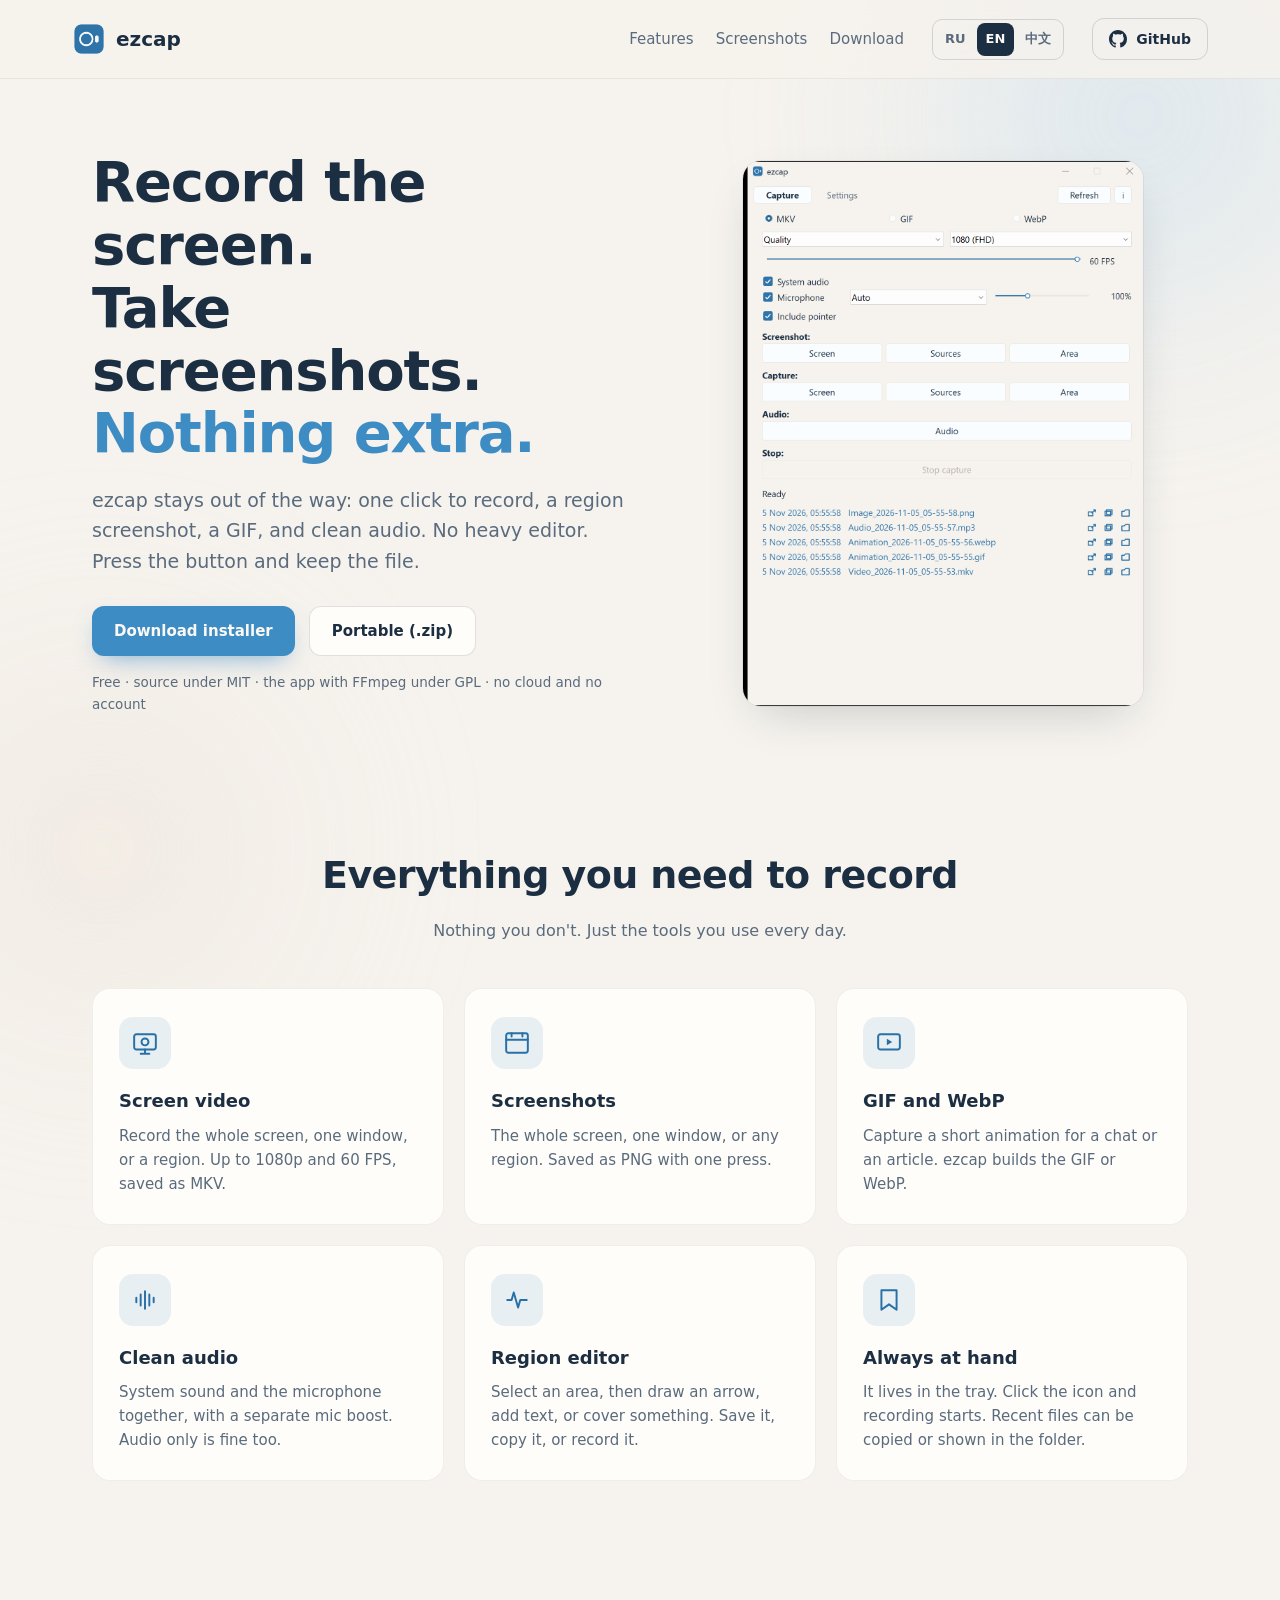
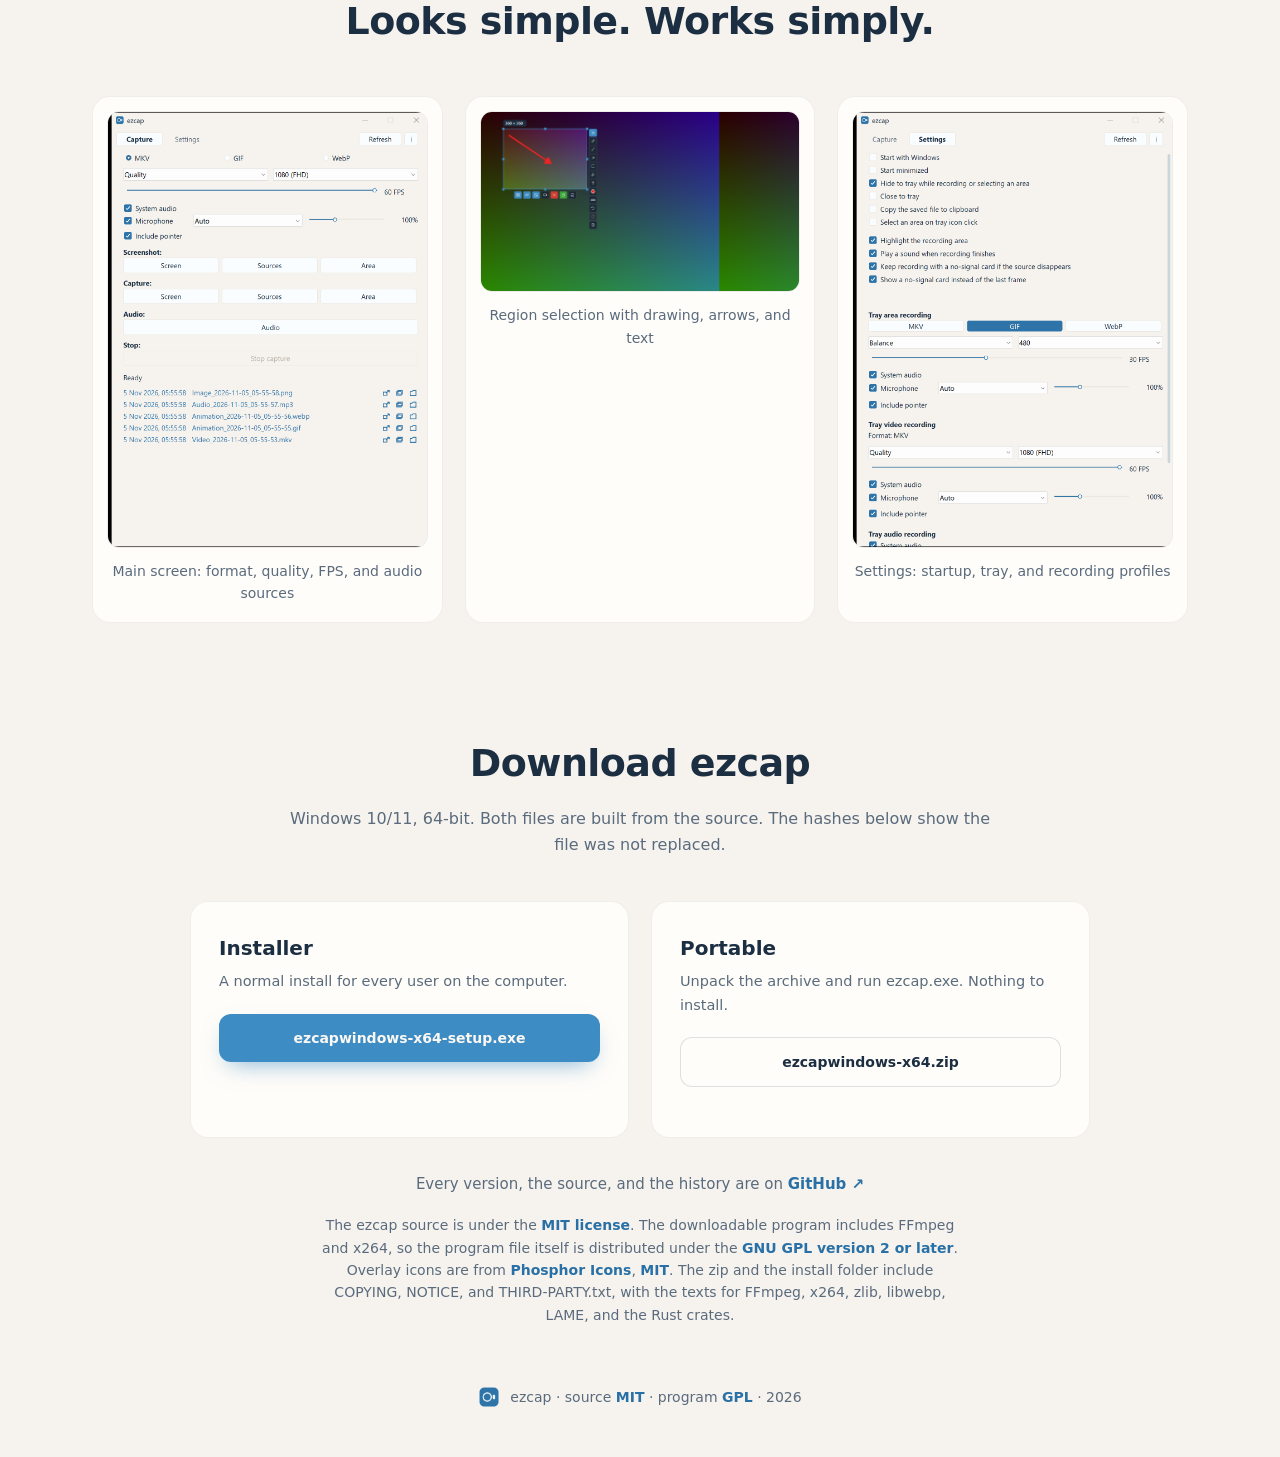
<file: site/index.html>
<!DOCTYPE html>
<html lang="ru" data-size-unit="МБ">
<head>
  <meta charset="UTF-8">
  <meta name="viewport" content="width=device-width, initial-scale=1.0">
  <title>ezcap — запись экрана и скриншоты для Windows</title>
  <meta name="description" content="ezcap записывает экран, окно или область, делает скриншоты и короткие GIF. Бесплатная программа для Windows 10 и 11, без аккаунта.">
  <meta name="robots" content="index, follow">
  <meta name="theme-color" content="#3e8cc4">
  <link rel="canonical" href="https://machine202502.github.io/ezcap/">
  <link rel="alternate" hreflang="ru" href="https://machine202502.github.io/ezcap/">
  <link rel="alternate" hreflang="en" href="https://machine202502.github.io/ezcap/en/">
  <link rel="alternate" hreflang="zh" href="https://machine202502.github.io/ezcap/zh/">
  <link rel="alternate" hreflang="x-default" href="https://machine202502.github.io/ezcap/en/">
  <meta property="og:type" content="website">
  <meta property="og:site_name" content="ezcap">
  <meta property="og:locale" content="ru_RU">
  <meta property="og:locale:alternate" content="en_US">
  <meta property="og:locale:alternate" content="zh_CN">
  <meta property="og:title" content="ezcap — запись экрана и скриншоты для Windows">
  <meta property="og:description" content="Запись экрана, окна или области, скриншоты и короткие GIF. Бесплатно для Windows 10 и 11.">
  <meta property="og:url" content="https://machine202502.github.io/ezcap/">
  <meta property="og:image" content="https://machine202502.github.io/ezcap/assets/icon.png">
  <meta name="twitter:card" content="summary">
  <meta name="twitter:title" content="ezcap — запись экрана и скриншоты для Windows">
  <meta name="twitter:description" content="Запись экрана, окна или области, скриншоты и короткие GIF. Бесплатно для Windows 10 и 11.">
  <meta name="twitter:image" content="https://machine202502.github.io/ezcap/assets/icon.png">
  <script type="application/ld+json">
  {
    "@context": "https://schema.org",
    "@type": "SoftwareApplication",
    "name": "ezcap",
    "applicationCategory": "MultimediaApplication",
    "operatingSystem": "Windows 10, Windows 11",
    "inLanguage": "ru",
    "url": "https://machine202502.github.io/ezcap/",
    "downloadUrl": "https://github.com/machine202502/ezcap/releases/latest",
    "description": "Запись экрана, окна или области, скриншоты и короткие GIF для Windows.",
    "offers": { "@type": "Offer", "price": "0", "priceCurrency": "USD" }
  }
  </script>
  <link rel="icon" type="image/png" href="assets/icon.png">
  <link rel="stylesheet" href="styles.css">
  <script>
    (function () {
      var chosen = null;
      try { chosen = localStorage.getItem("ezcap-lang"); } catch (e) {}
      var codes = ["ru", "en", "zh"];
      var here = document.documentElement.lang.slice(0, 2);
      var base = here === "ru" ? "" : "../";
      var want = codes.indexOf(chosen) >= 0 ? chosen : null;
      if (!want) {
        var langs = navigator.languages || [navigator.language || "en"];
        for (var i = 0; i < langs.length && !want; i++) {
          var tag = String(langs[i]).toLowerCase();
          for (var j = 0; j < codes.length; j++) {
            if (tag.indexOf(codes[j]) === 0) { want = codes[j]; break; }
          }
        }
        if (!want) { want = "en"; }
      }
      var bot = /bot|crawl|spider|slurp|facebookexternalhit|preview/i.test(navigator.userAgent);
      if (!bot && want !== here) { location.replace(base + (want === "ru" ? "" : want + "/")); }
    })();
  </script>
</head>
<body>

  <div class="blob blob-a" aria-hidden="true"></div>
  <div class="blob blob-b" aria-hidden="true"></div>

  <header class="nav">
    <a class="brand" href="#top">
      <img src="assets/icon.png" alt="ezcap" width="34" height="34">
      <span>ezcap</span>
    </a>
    <nav class="nav-links">
      <a href="#features">Возможности</a>
      <a href="#screens">Скриншоты</a>
      <a href="#download">Скачать</a>
    </nav>
    <nav class="langs" aria-label="Язык">
      <a href="./" hreflang="ru" lang="ru" data-lang-set="ru" aria-current="true">RU</a>
      <a href="en/" hreflang="en" lang="en" data-lang-set="en">EN</a>
    
      <a href="zh/" hreflang="zh" lang="zh" data-lang-set="zh">中文</a>
    </nav>
    <a class="btn btn-ghost" href="https://github.com/machine202502/ezcap" target="_blank" rel="noopener">
      <svg viewBox="0 0 16 16" width="18" height="18" fill="currentColor" aria-hidden="true"><path d="M8 0C3.58 0 0 3.58 0 8c0 3.54 2.29 6.53 5.47 7.59.4.07.55-.17.55-.38 0-.19-.01-.82-.01-1.49-2.01.37-2.53-.49-2.69-.94-.09-.23-.48-.94-.82-1.13-.28-.15-.68-.52-.01-.53.63-.01 1.08.58 1.23.82.72 1.21 1.87.87 2.33.66.07-.52.28-.87.51-1.07-1.78-.2-3.64-.89-3.64-3.95 0-.87.31-1.59.82-2.15-.08-.2-.36-1.02.08-2.12 0 0 .67-.21 2.2.82.64-.18 1.32-.27 2-.27s1.36.09 2 .27c1.53-1.04 2.2-.82 2.2-.82.44 1.1.16 1.92.08 2.12.51.56.82 1.27.82 2.15 0 3.07-1.87 3.75-3.65 3.95.29.25.54.73.54 1.48 0 1.07-.01 1.93-.01 2.2 0 .21.15.46.55.38A8.01 8.01 0 0 0 16 8c0-4.42-3.58-8-8-8Z"/></svg>
      GitHub
    </a>
  </header>

  <main id="top">

    <!-- Hero -->
    <section class="hero">
      <div class="hero-text reveal">
        <span class="pill" data-version>версия @@VERSION@@ · Windows 10/11, 64 бит</span>
        <h1>Записывай экран.<br>Делай скриншоты.<br><span class="accent">Без лишнего.</span></h1>
        <p class="lead">
          ezcap — маленькая утилита, которая всегда под рукой: запись видео в один клик,
          скриншоты области экрана, GIF-анимации и чистый звук. Никаких тяжёлых редакторов —
          нажал кнопку, получил файл.
        </p>
        <div class="hero-actions">
          <a class="btn btn-primary" href="https://github.com/machine202502/ezcap/releases/latest/download/ezcap-@@VERSION@@-windows-x64-setup.exe" data-dl-setup>
            Скачать установщик
          </a>
          <a class="btn btn-secondary" href="https://github.com/machine202502/ezcap/releases/latest/download/ezcap-@@VERSION@@-windows-x64.zip" data-dl-zip>
            Portable (.zip)
          </a>
        </div>
        <p class="hint">Бесплатно · исходный код под MIT · программа с FFmpeg под GPL · без облаков и аккаунтов</p>
      </div>
      <div class="hero-shot reveal">
        <img src="assets/main-ru.png" alt="Главное окно ezcap" width="1144" height="1560">
      </div>
    </section>

    <!-- Features -->
    <section id="features" class="section">
      <h2 class="reveal">Всё, что нужно для записи</h2>
      <p class="section-sub reveal">Ничего лишнего — только то, чем вы пользуетесь каждый день.</p>
      <div class="cards">
        <article class="card reveal">
          <div class="card-icon">
            <svg viewBox="0 0 24 24" width="26" height="26" fill="none" stroke="currentColor" stroke-width="1.8" stroke-linecap="round" stroke-linejoin="round"><rect x="2" y="4" width="20" height="14" rx="2"/><path d="M8 22h8M12 18v4"/><circle cx="12" cy="11" r="3.2"/></svg>
          </div>
          <h3>Видео с экрана</h3>
          <p>Запись всего экрана, окна или выбранной области. Качество до 1080p и 60 FPS, формат MKV.</p>
        </article>
        <article class="card reveal">
          <div class="card-icon">
            <svg viewBox="0 0 24 24" width="26" height="26" fill="none" stroke="currentColor" stroke-width="1.8" stroke-linecap="round" stroke-linejoin="round"><rect x="2" y="3" width="20" height="18" rx="2"/><path d="M2 9h20M7 3v3M17 3v3"/></svg>
          </div>
          <h3>Скриншоты</h3>
          <p>Весь экран, конкретное окно или произвольная область. Сохраняется в PNG одним нажатием.</p>
        </article>
        <article class="card reveal">
          <div class="card-icon">
            <svg viewBox="0 0 24 24" width="26" height="26" fill="none" stroke="currentColor" stroke-width="1.8" stroke-linecap="round" stroke-linejoin="round"><rect x="2" y="4" width="20" height="14" rx="2"/><path d="m10 8 5 3-5 3V8Z" fill="currentColor" stroke="none"/></svg>
          </div>
          <h3>GIF и WebP</h3>
          <p>Снимите короткую анимацию для мессенджера или статьи — ezcap сам соберёт её в GIF или WebP.</p>
        </article>
        <article class="card reveal">
          <div class="card-icon">
          <svg viewBox="0 0 24 24" width="26" height="26" fill="none" stroke="currentColor" stroke-width="1.8" stroke-linecap="round" stroke-linejoin="round"><path d="M4 10v4M8 7v10M12 4v16M16 7v10M20 10v4"/></svg>
          </div>
          <h3>Чистый звук</h3>
          <p>Системный звук и микрофон одновременно, с отдельным усилением микрофона. Или только аудио — тоже можно.</p>
        </article>
        <article class="card reveal">
          <div class="card-icon">
            <svg viewBox="0 0 24 24" width="26" height="26" fill="none" stroke="currentColor" stroke-width="1.8" stroke-linecap="round" stroke-linejoin="round"><path d="M3 12h4l2-7 4 14 2-7h6"/></svg>
          </div>
          <h3>Редактор области</h3>
          <p>Выделили область — можно сразу нарисовать стрелку, пометить текстом или замазать лишнее. Потом: сохранить, скопировать или записать.</p>
        </article>
        <article class="card reveal">
          <div class="card-icon">
            <svg viewBox="0 0 24 24" width="26" height="26" fill="none" stroke="currentColor" stroke-width="1.8" stroke-linecap="round" stroke-linejoin="round"><path d="M5 3h14v18l-7-5-7 5V3Z"/></svg>
          </div>
          <h3>Всегда под рукой</h3>
          <p>Живёт в трее: клик по значку — и запись пошла. История последних файлов с кнопками «скопировать» и «показать в папке».</p>
        </article>
      </div>
    </section>

    <!-- Screens -->
    <section id="screens" class="section">
      <h2 class="reveal">Выглядит просто. Работает просто.</h2>
      <div class="shots">
        <figure class="shot reveal">
          <img src="assets/main-ru.png" alt="Окно захвата" loading="lazy">
          <figcaption>Главный экран: формат, качество, FPS и источники звука</figcaption>
        </figure>
        <figure class="shot reveal">
          <img src="assets/region.png" alt="Выбор области с аннотациями" loading="lazy">
          <figcaption>Выбор области с рисованием, стрелками и текстом</figcaption>
        </figure>
        <figure class="shot reveal">
          <img src="assets/settings-ru.png" alt="Настройки" loading="lazy">
          <figcaption>Настройки: автозапуск, трей и профили записи</figcaption>
        </figure>
      </div>
    </section>

    <!-- Download -->
    <section id="download" class="section">
      <h2 class="reveal">Скачать ezcap</h2>
      <p class="section-sub reveal">Windows 10/11, 64 бит. Оба варианта собираются автоматически из исходников — хэши ниже позволяют проверить, что файл не подменили.</p>
      <div class="dl-grid">
        <article class="dl-card reveal">
          <h3>Установщик</h3>
          <p class="dl-desc">Классическая установка для всех пользователей системы.</p>
          <a class="btn btn-primary wide" href="https://github.com/machine202502/ezcap/releases/latest/download/ezcap-@@VERSION@@-windows-x64-setup.exe" data-dl-setup data-fallback="Скачать установщик · Windows x64">
            ezcap<span data-version>-@@VERSION@@-</span>windows-x64-setup.exe
          </a>
          <dl class="meta">
            <div><dt>Размер</dt><dd data-size-setup>@@SIZE_SETUP@@ МБ</dd></div>
            <div>
              <dt>SHA-256</dt>
              <dd class="hash"><code data-hash-setup>@@HASH_SETUP@@</code>
                <button class="copy" data-copy="setup" title="Скопировать хэш">
                  <svg viewBox="0 0 24 24" width="15" height="15" fill="none" stroke="currentColor" stroke-width="2" stroke-linecap="round" stroke-linejoin="round"><rect x="9" y="9" width="12" height="12" rx="2"/><path d="M5 15V5a2 2 0 0 1 2-2h10"/></svg>
                </button>
              </dd>
            </div>
          </dl>
        </article>
        <article class="dl-card reveal">
          <h3>Portable</h3>
          <p class="dl-desc">Распакуйте архив и запустите ezcap.exe — установка не нужна.</p>
          <a class="btn btn-secondary wide" href="https://github.com/machine202502/ezcap/releases/latest/download/ezcap-@@VERSION@@-windows-x64.zip" data-dl-zip data-fallback="Скачать portable-архив (.zip)">
            ezcap<span data-version>-@@VERSION@@-</span>windows-x64.zip
          </a>
          <dl class="meta">
            <div><dt>Размер</dt><dd data-size-zip>@@SIZE_ZIP@@ МБ</dd></div>
            <div>
              <dt>SHA-256</dt>
              <dd class="hash"><code data-hash-zip>@@HASH_ZIP@@</code>
                <button class="copy" data-copy="zip" title="Скопировать хэш">
                  <svg viewBox="0 0 24 24" width="15" height="15" fill="none" stroke="currentColor" stroke-width="2" stroke-linecap="round" stroke-linejoin="round"><rect x="9" y="9" width="12" height="12" rx="2"/><path d="M5 15V5a2 2 0 0 1 2-2h10"/></svg>
                </button>
              </dd>
            </div>
          </dl>
        </article>
      </div>
      <p class="reveal gh-note">
        Все версии, исходники и история изменений — на
        <a href="https://github.com/machine202502/ezcap" target="_blank" rel="noopener">GitHub ↗</a>
      </p>
      <p class="reveal license-note">
        Исходный код ezcap — лицензия
        <a href="https://github.com/machine202502/ezcap/blob/master/LICENSE">MIT</a>.
        Скачиваемая программа включает FFmpeg и x264, поэтому сам файл программы
        распространяется по
        <a href="https://www.gnu.org/licenses/old-licenses/gpl-2.0.html">GNU GPL версии 2 или новее</a>.
        Иконки оверлея — <a href="https://phosphoricons.com">Phosphor Icons</a>,
        <a href="https://github.com/machine202502/ezcap/blob/master/assets/Phosphor.LICENSE">MIT</a>.
        В архиве и в папке установки лежат COPYING, NOTICE и THIRD-PARTY.txt:
        там тексты для FFmpeg, x264, zlib, libwebp, LAME и крейтов Rust.
      </p>
    </section>

  </main>

  <footer class="footer">
    <img src="assets/icon.png" alt="" width="22" height="22">
    <span>ezcap · исходники <a href="https://github.com/machine202502/ezcap/blob/master/LICENSE">MIT</a> · программа <a href="https://github.com/machine202502/ezcap/blob/master/COPYING">GPL</a> · <span data-year></span></span>
  </footer>

  <script src="app.js"></script>
</body>
</html>
</file>
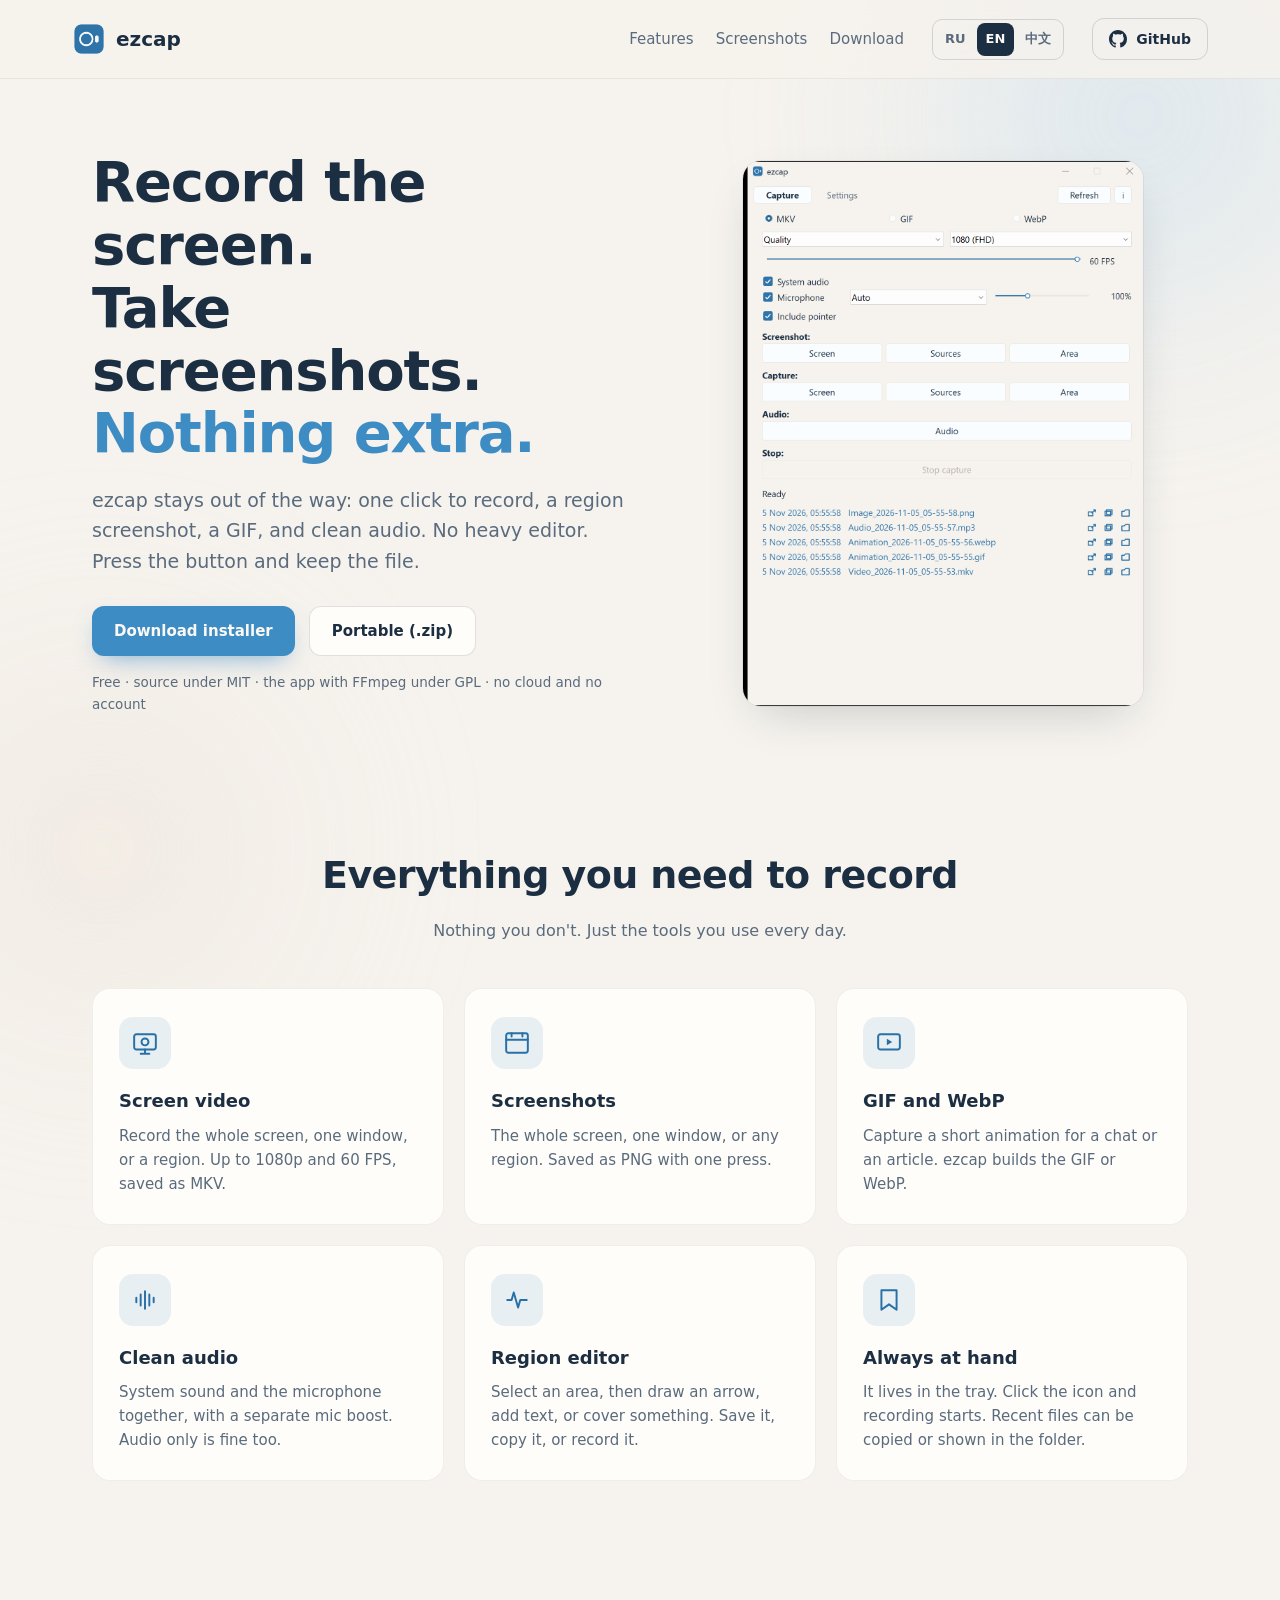
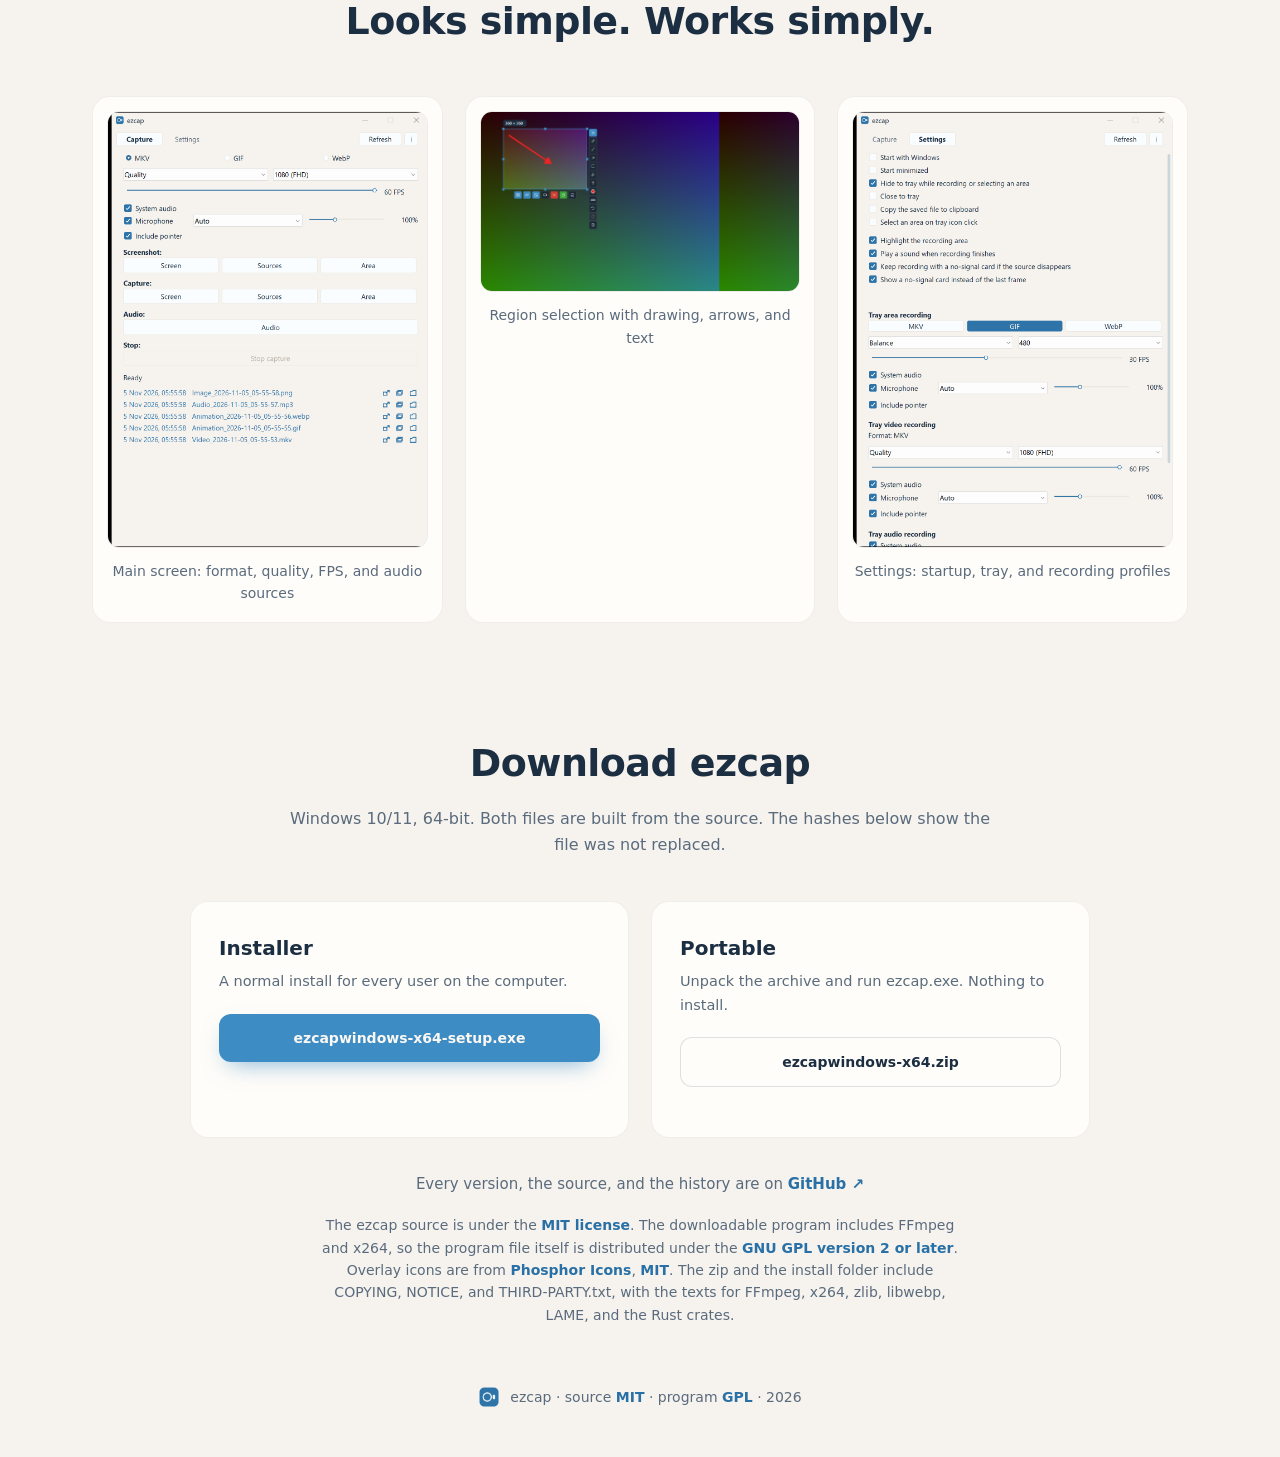
<file: site/en/index.html>
<!DOCTYPE html>
<html lang="en" data-size-unit="MB">
<head>
  <meta charset="UTF-8">
  <meta name="viewport" content="width=device-width, initial-scale=1.0">
  <title>ezcap — screen recorder and screenshots for Windows</title>
  <meta name="description" content="ezcap records the screen, a window, or a region, and takes screenshots and short GIFs. A free app for Windows 10 and 11, with no account.">
  <meta name="robots" content="index, follow">
  <meta name="theme-color" content="#3e8cc4">
  <link rel="canonical" href="https://machine202502.github.io/ezcap/en/">
  <link rel="alternate" hreflang="ru" href="https://machine202502.github.io/ezcap/">
  <link rel="alternate" hreflang="en" href="https://machine202502.github.io/ezcap/en/">
  <link rel="alternate" hreflang="zh" href="https://machine202502.github.io/ezcap/zh/">
  <link rel="alternate" hreflang="x-default" href="https://machine202502.github.io/ezcap/en/">
  <meta property="og:type" content="website">
  <meta property="og:site_name" content="ezcap">
  <meta property="og:locale" content="en_US">
  <meta property="og:locale:alternate" content="ru_RU">
  <meta property="og:locale:alternate" content="zh_CN">
  <meta property="og:title" content="ezcap — screen recorder and screenshots for Windows">
  <meta property="og:description" content="Record the screen, a window, or a region. Take screenshots and short GIFs. Free for Windows 10 and 11.">
  <meta property="og:url" content="https://machine202502.github.io/ezcap/en/">
  <meta property="og:image" content="https://machine202502.github.io/ezcap/assets/icon.png">
  <meta name="twitter:card" content="summary">
  <meta name="twitter:title" content="ezcap — screen recorder and screenshots for Windows">
  <meta name="twitter:description" content="Record the screen, a window, or a region. Take screenshots and short GIFs. Free for Windows 10 and 11.">
  <meta name="twitter:image" content="https://machine202502.github.io/ezcap/assets/icon.png">
  <script type="application/ld+json">
  {
    "@context": "https://schema.org",
    "@type": "SoftwareApplication",
    "name": "ezcap",
    "applicationCategory": "MultimediaApplication",
    "operatingSystem": "Windows 10, Windows 11",
    "inLanguage": "en",
    "url": "https://machine202502.github.io/ezcap/en/",
    "downloadUrl": "https://github.com/machine202502/ezcap/releases/latest",
    "description": "Screen, window, and region recording, plus screenshots and short GIFs for Windows.",
    "offers": { "@type": "Offer", "price": "0", "priceCurrency": "USD" }
  }
  </script>
  <link rel="icon" type="image/png" href="../assets/icon.png">
  <link rel="stylesheet" href="../styles.css">
  <script>
    (function () {
      var chosen = null;
      try { chosen = localStorage.getItem("ezcap-lang"); } catch (e) {}
      var codes = ["ru", "en", "zh"];
      var here = document.documentElement.lang.slice(0, 2);
      var base = here === "ru" ? "" : "../";
      var want = codes.indexOf(chosen) >= 0 ? chosen : null;
      if (!want) {
        var langs = navigator.languages || [navigator.language || "en"];
        for (var i = 0; i < langs.length && !want; i++) {
          var tag = String(langs[i]).toLowerCase();
          for (var j = 0; j < codes.length; j++) {
            if (tag.indexOf(codes[j]) === 0) { want = codes[j]; break; }
          }
        }
        if (!want) { want = "en"; }
      }
      var bot = /bot|crawl|spider|slurp|facebookexternalhit|preview/i.test(navigator.userAgent);
      if (!bot && want !== here) { location.replace(base + (want === "ru" ? "" : want + "/")); }
    })();
  </script>
</head>
<body>

  <div class="blob blob-a" aria-hidden="true"></div>
  <div class="blob blob-b" aria-hidden="true"></div>

  <header class="nav">
    <a class="brand" href="#top">
      <img src="../assets/icon.png" alt="ezcap" width="34" height="34">
      <span>ezcap</span>
    </a>
    <nav class="nav-links">
      <a href="#features">Features</a>
      <a href="#screens">Screenshots</a>
      <a href="#download">Download</a>
    </nav>
    <nav class="langs" aria-label="Language">
      <a href="../" hreflang="ru" lang="ru" data-lang-set="ru">RU</a>
      <a href="./" hreflang="en" lang="en" data-lang-set="en" aria-current="true">EN</a>
    
      <a href="../zh/" hreflang="zh" lang="zh" data-lang-set="zh">中文</a>
    </nav>
    <a class="btn btn-ghost" href="https://github.com/machine202502/ezcap" target="_blank" rel="noopener">
      <svg viewBox="0 0 16 16" width="18" height="18" fill="currentColor" aria-hidden="true"><path d="M8 0C3.58 0 0 3.58 0 8c0 3.54 2.29 6.53 5.47 7.59.4.07.55-.17.55-.38 0-.19-.01-.82-.01-1.49-2.01.37-2.53-.49-2.69-.94-.09-.23-.48-.94-.82-1.13-.28-.15-.68-.52-.01-.53.63-.01 1.08.58 1.23.82.72 1.21 1.87.87 2.33.66.07-.52.28-.87.51-1.07-1.78-.2-3.64-.89-3.64-3.95 0-.87.31-1.59.82-2.15-.08-.2-.36-1.02.08-2.12 0 0 .67-.21 2.2.82.64-.18 1.32-.27 2-.27s1.36.09 2 .27c1.53-1.04 2.2-.82 2.2-.82.44 1.1.16 1.92.08 2.12.51.56.82 1.27.82 2.15 0 3.07-1.87 3.75-3.65 3.95.29.25.54.73.54 1.48 0 1.07-.01 1.93-.01 2.2 0 .21.15.46.55.38A8.01 8.01 0 0 0 16 8c0-4.42-3.58-8-8-8Z"/></svg>
      GitHub
    </a>
  </header>

  <main id="top">

    <section class="hero">
      <div class="hero-text reveal">
        <span class="pill" data-version>version @@VERSION@@ · Windows 10/11, 64-bit</span>
        <h1>Record the screen.<br>Take screenshots.<br><span class="accent">Nothing extra.</span></h1>
        <p class="lead">
          ezcap stays out of the way: one click to record, a region screenshot,
          a GIF, and clean audio. No heavy editor. Press the button and keep the file.
        </p>
        <div class="hero-actions">
          <a class="btn btn-primary" href="https://github.com/machine202502/ezcap/releases/latest/download/ezcap-@@VERSION@@-windows-x64-setup.exe" data-dl-setup>
            Download installer
          </a>
          <a class="btn btn-secondary" href="https://github.com/machine202502/ezcap/releases/latest/download/ezcap-@@VERSION@@-windows-x64.zip" data-dl-zip>
            Portable (.zip)
          </a>
        </div>
        <p class="hint">Free · source under MIT · the app with FFmpeg under GPL · no cloud and no account</p>
      </div>
      <div class="hero-shot reveal">
        <img src="../assets/main-en.png" alt="ezcap main window" width="1144" height="1560">
      </div>
    </section>

    <section id="features" class="section">
      <h2 class="reveal">Everything you need to record</h2>
      <p class="section-sub reveal">Nothing you don't. Just the tools you use every day.</p>
      <div class="cards">
        <article class="card reveal">
          <div class="card-icon">
            <svg viewBox="0 0 24 24" width="26" height="26" fill="none" stroke="currentColor" stroke-width="1.8" stroke-linecap="round" stroke-linejoin="round"><rect x="2" y="4" width="20" height="14" rx="2"/><path d="M8 22h8M12 18v4"/><circle cx="12" cy="11" r="3.2"/></svg>
          </div>
          <h3>Screen video</h3>
          <p>Record the whole screen, one window, or a region. Up to 1080p and 60 FPS, saved as MKV.</p>
        </article>
        <article class="card reveal">
          <div class="card-icon">
            <svg viewBox="0 0 24 24" width="26" height="26" fill="none" stroke="currentColor" stroke-width="1.8" stroke-linecap="round" stroke-linejoin="round"><rect x="2" y="3" width="20" height="18" rx="2"/><path d="M2 9h20M7 3v3M17 3v3"/></svg>
          </div>
          <h3>Screenshots</h3>
          <p>The whole screen, one window, or any region. Saved as PNG with one press.</p>
        </article>
        <article class="card reveal">
          <div class="card-icon">
            <svg viewBox="0 0 24 24" width="26" height="26" fill="none" stroke="currentColor" stroke-width="1.8" stroke-linecap="round" stroke-linejoin="round"><rect x="2" y="4" width="20" height="14" rx="2"/><path d="m10 8 5 3-5 3V8Z" fill="currentColor" stroke="none"/></svg>
          </div>
          <h3>GIF and WebP</h3>
          <p>Capture a short animation for a chat or an article. ezcap builds the GIF or WebP.</p>
        </article>
        <article class="card reveal">
          <div class="card-icon">
          <svg viewBox="0 0 24 24" width="26" height="26" fill="none" stroke="currentColor" stroke-width="1.8" stroke-linecap="round" stroke-linejoin="round"><path d="M4 10v4M8 7v10M12 4v16M16 7v10M20 10v4"/></svg>
          </div>
          <h3>Clean audio</h3>
          <p>System sound and the microphone together, with a separate mic boost. Audio only is fine too.</p>
        </article>
        <article class="card reveal">
          <div class="card-icon">
            <svg viewBox="0 0 24 24" width="26" height="26" fill="none" stroke="currentColor" stroke-width="1.8" stroke-linecap="round" stroke-linejoin="round"><path d="M3 12h4l2-7 4 14 2-7h6"/></svg>
          </div>
          <h3>Region editor</h3>
          <p>Select an area, then draw an arrow, add text, or cover something. Save it, copy it, or record it.</p>
        </article>
        <article class="card reveal">
          <div class="card-icon">
            <svg viewBox="0 0 24 24" width="26" height="26" fill="none" stroke="currentColor" stroke-width="1.8" stroke-linecap="round" stroke-linejoin="round"><path d="M5 3h14v18l-7-5-7 5V3Z"/></svg>
          </div>
          <h3>Always at hand</h3>
          <p>It lives in the tray. Click the icon and recording starts. Recent files can be copied or shown in the folder.</p>
        </article>
      </div>
    </section>

    <section id="screens" class="section">
      <h2 class="reveal">Looks simple. Works simply.</h2>
      <div class="shots">
        <figure class="shot reveal">
          <img src="../assets/main-en.png" alt="Capture window" loading="lazy">
          <figcaption>Main screen: format, quality, FPS, and audio sources</figcaption>
        </figure>
        <figure class="shot reveal">
          <img src="../assets/region.png" alt="Region selection with annotations" loading="lazy">
          <figcaption>Region selection with drawing, arrows, and text</figcaption>
        </figure>
        <figure class="shot reveal">
          <img src="../assets/settings-en.png" alt="Settings" loading="lazy">
          <figcaption>Settings: startup, tray, and recording profiles</figcaption>
        </figure>
      </div>
    </section>

    <section id="download" class="section">
      <h2 class="reveal">Download ezcap</h2>
      <p class="section-sub reveal">Windows 10/11, 64-bit. Both files are built from the source. The hashes below show the file was not replaced.</p>
      <div class="dl-grid">
        <article class="dl-card reveal">
          <h3>Installer</h3>
          <p class="dl-desc">A normal install for every user on the computer.</p>
          <a class="btn btn-primary wide" href="https://github.com/machine202502/ezcap/releases/latest/download/ezcap-@@VERSION@@-windows-x64-setup.exe" data-dl-setup data-fallback="Download installer · Windows x64">
            ezcap<span data-version>-@@VERSION@@-</span>windows-x64-setup.exe
          </a>
          <dl class="meta">
            <div><dt>Size</dt><dd data-size-setup>@@SIZE_SETUP@@ MB</dd></div>
            <div>
              <dt>SHA-256</dt>
              <dd class="hash"><code data-hash-setup>@@HASH_SETUP@@</code>
                <button class="copy" data-copy="setup" title="Copy hash">
                  <svg viewBox="0 0 24 24" width="15" height="15" fill="none" stroke="currentColor" stroke-width="2" stroke-linecap="round" stroke-linejoin="round"><rect x="9" y="9" width="12" height="12" rx="2"/><path d="M5 15V5a2 2 0 0 1 2-2h10"/></svg>
                </button>
              </dd>
            </div>
          </dl>
        </article>
        <article class="dl-card reveal">
          <h3>Portable</h3>
          <p class="dl-desc">Unpack the archive and run ezcap.exe. Nothing to install.</p>
          <a class="btn btn-secondary wide" href="https://github.com/machine202502/ezcap/releases/latest/download/ezcap-@@VERSION@@-windows-x64.zip" data-dl-zip data-fallback="Download portable archive (.zip)">
            ezcap<span data-version>-@@VERSION@@-</span>windows-x64.zip
          </a>
          <dl class="meta">
            <div><dt>Size</dt><dd data-size-zip>@@SIZE_ZIP@@ MB</dd></div>
            <div>
              <dt>SHA-256</dt>
              <dd class="hash"><code data-hash-zip>@@HASH_ZIP@@</code>
                <button class="copy" data-copy="zip" title="Copy hash">
                  <svg viewBox="0 0 24 24" width="15" height="15" fill="none" stroke="currentColor" stroke-width="2" stroke-linecap="round" stroke-linejoin="round"><rect x="9" y="9" width="12" height="12" rx="2"/><path d="M5 15V5a2 2 0 0 1 2-2h10"/></svg>
                </button>
              </dd>
            </div>
          </dl>
        </article>
      </div>
      <p class="reveal gh-note">
        Every version, the source, and the history are on
        <a href="https://github.com/machine202502/ezcap" target="_blank" rel="noopener">GitHub ↗</a>
      </p>
      <p class="reveal license-note">
        The ezcap source is under the
        <a href="https://github.com/machine202502/ezcap/blob/master/LICENSE">MIT license</a>.
        The downloadable program includes FFmpeg and x264, so the program file itself
        is distributed under the
        <a href="https://www.gnu.org/licenses/old-licenses/gpl-2.0.html">GNU GPL version 2 or later</a>.
        Overlay icons are from <a href="https://phosphoricons.com">Phosphor Icons</a>,
        <a href="https://github.com/machine202502/ezcap/blob/master/assets/Phosphor.LICENSE">MIT</a>.
        The zip and the install folder include COPYING, NOTICE, and THIRD-PARTY.txt,
        with the texts for FFmpeg, x264, zlib, libwebp, LAME, and the Rust crates.
      </p>
    </section>

  </main>

  <footer class="footer">
    <img src="../assets/icon.png" alt="" width="22" height="22">
    <span>ezcap · source <a href="https://github.com/machine202502/ezcap/blob/master/LICENSE">MIT</a> · program <a href="https://github.com/machine202502/ezcap/blob/master/COPYING">GPL</a> · <span data-year></span></span>
  </footer>

  <script src="../app.js"></script>
</body>
</html>
</file>
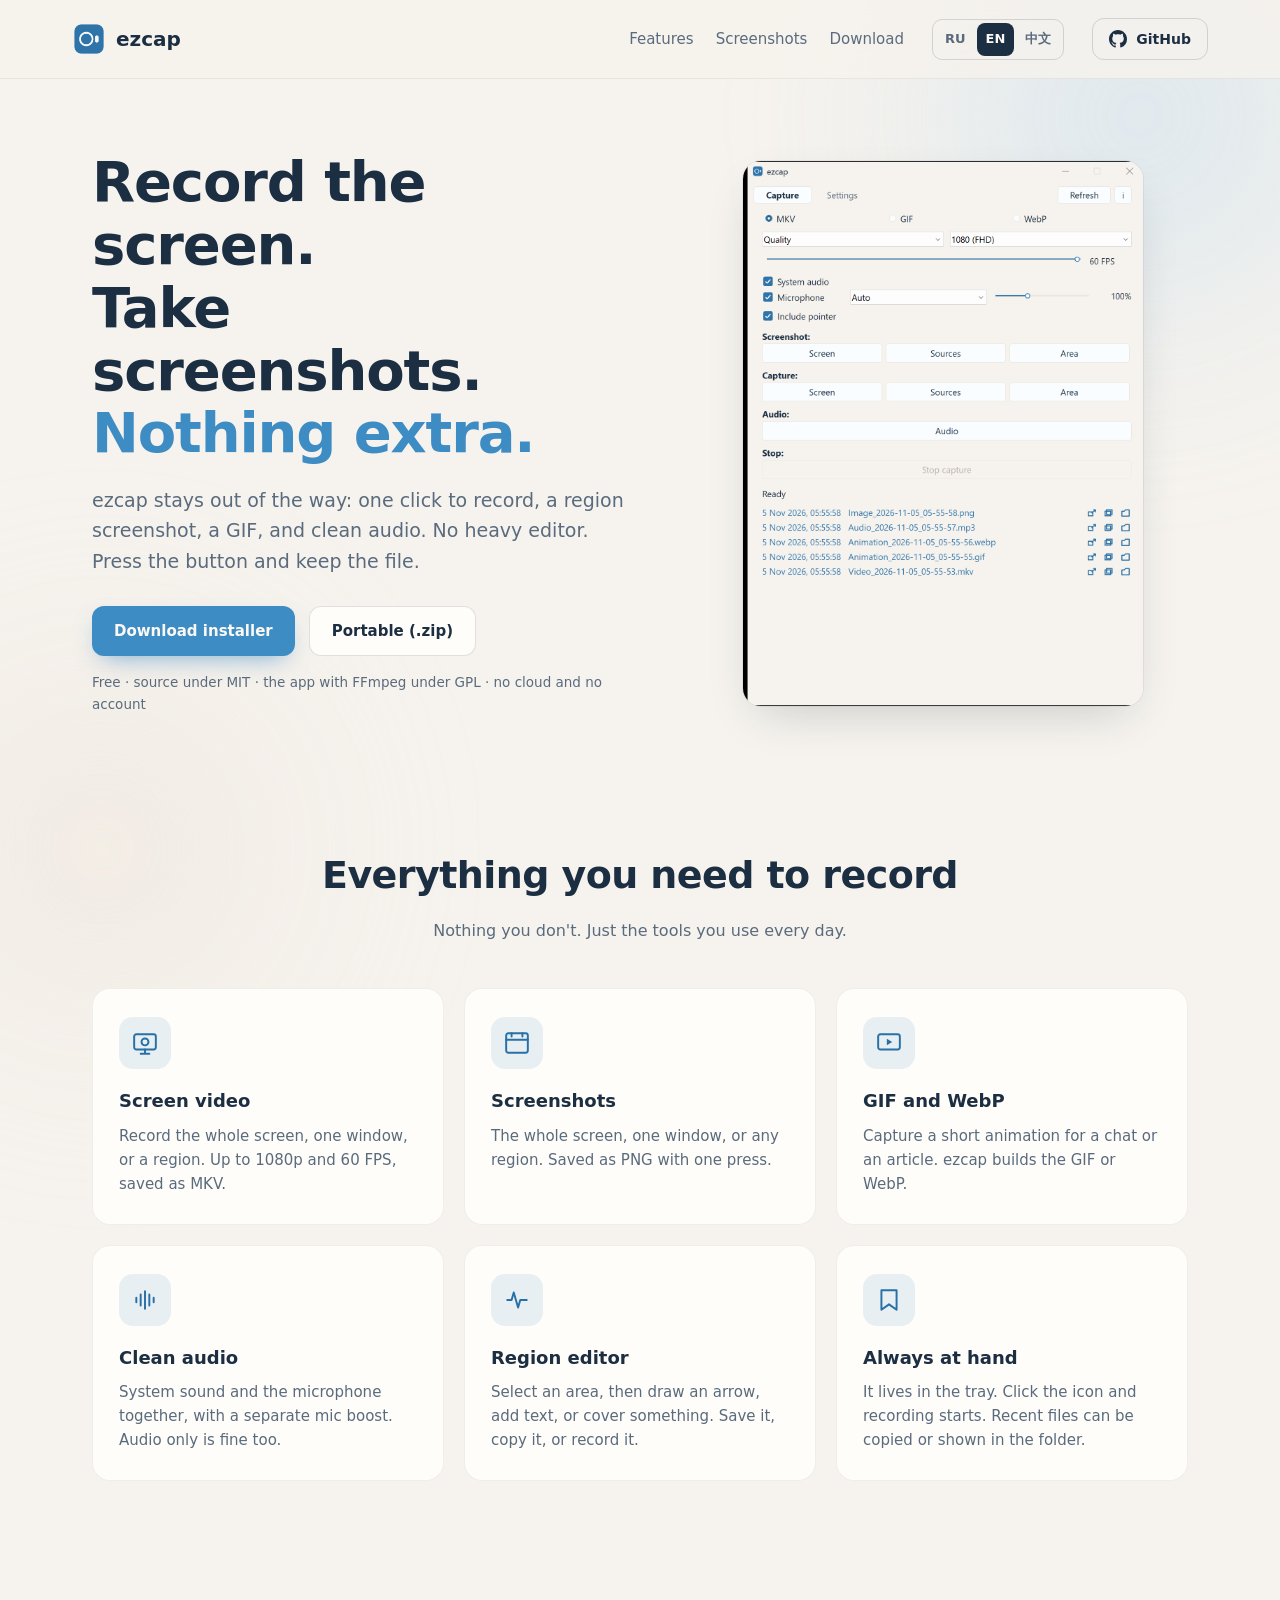
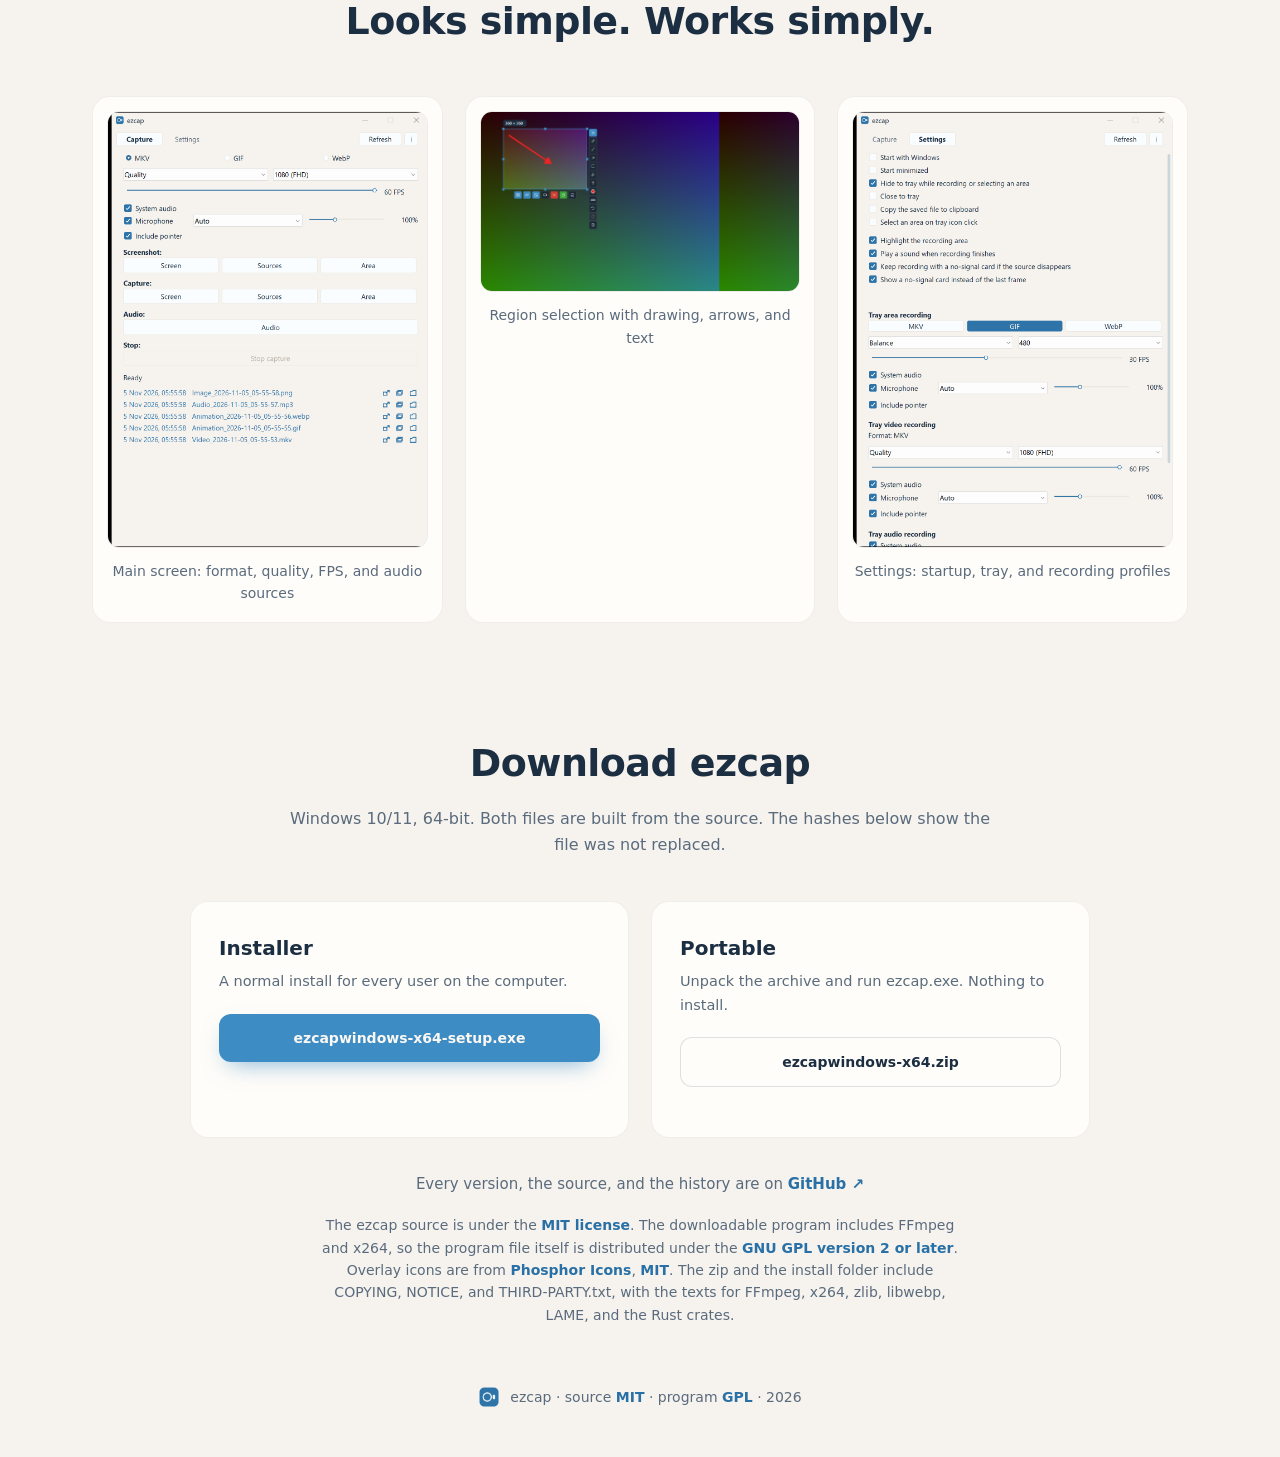
<file: site/zh/index.html>
<!DOCTYPE html>
<html lang="zh-Hans" data-size-unit="MB">
<head>
  <meta charset="UTF-8">
  <meta name="viewport" content="width=device-width, initial-scale=1.0">
  <title>ezcap — Windows 屏幕录制与截图工具</title>
  <meta name="description" content="ezcap 可录制屏幕、窗口或区域，并截取截图和短 GIF。适用于 Windows 10 和 11 的免费应用，无需账号。">
  <meta name="robots" content="index, follow">
  <meta name="theme-color" content="#3e8cc4">
  <link rel="canonical" href="https://machine202502.github.io/ezcap/zh/">
  <link rel="alternate" hreflang="ru" href="https://machine202502.github.io/ezcap/">
  <link rel="alternate" hreflang="en" href="https://machine202502.github.io/ezcap/en/">
  <link rel="alternate" hreflang="zh" href="https://machine202502.github.io/ezcap/zh/">
  <link rel="alternate" hreflang="x-default" href="https://machine202502.github.io/ezcap/en/">
  <meta property="og:type" content="website">
  <meta property="og:site_name" content="ezcap">
  <meta property="og:locale" content="zh_CN">
  <meta property="og:locale:alternate" content="ru_RU">
  <meta property="og:locale:alternate" content="en_US">
  <meta property="og:title" content="ezcap — Windows 屏幕录制与截图工具">
  <meta property="og:description" content="录制屏幕、窗口或区域，截取截图和短 GIF。Windows 10 和 11 免费使用。">
  <meta property="og:url" content="https://machine202502.github.io/ezcap/zh/">
  <meta property="og:image" content="https://machine202502.github.io/ezcap/assets/icon.png">
  <meta name="twitter:card" content="summary">
  <meta name="twitter:title" content="ezcap — Windows 屏幕录制与截图工具">
  <meta name="twitter:description" content="录制屏幕、窗口或区域，截取截图和短 GIF。Windows 10 和 11 免费使用。">
  <meta name="twitter:image" content="https://machine202502.github.io/ezcap/assets/icon.png">
  <script type="application/ld+json">
  {
    "@context": "https://schema.org",
    "@type": "SoftwareApplication",
    "name": "ezcap",
    "applicationCategory": "MultimediaApplication",
    "operatingSystem": "Windows 10, Windows 11",
    "inLanguage": "zh-Hans",
    "url": "https://machine202502.github.io/ezcap/zh/",
    "downloadUrl": "https://github.com/machine202502/ezcap/releases/latest",
    "description": "为 Windows 录制屏幕、窗口和区域，并截取截图和短 GIF。",
    "offers": { "@type": "Offer", "price": "0", "priceCurrency": "USD" }
  }
  </script>
  <link rel="icon" type="image/png" href="../assets/icon.png">
  <link rel="stylesheet" href="../styles.css">
  <script>
    (function () {
      var chosen = null;
      try { chosen = localStorage.getItem("ezcap-lang"); } catch (e) {}
      var codes = ["ru", "en", "zh"];
      var here = document.documentElement.lang.slice(0, 2);
      var base = here === "ru" ? "" : "../";
      var want = codes.indexOf(chosen) >= 0 ? chosen : null;
      if (!want) {
        var langs = navigator.languages || [navigator.language || "en"];
        for (var i = 0; i < langs.length && !want; i++) {
          var tag = String(langs[i]).toLowerCase();
          for (var j = 0; j < codes.length; j++) {
            if (tag.indexOf(codes[j]) === 0) { want = codes[j]; break; }
          }
        }
        if (!want) { want = "en"; }
      }
      var bot = /bot|crawl|spider|slurp|facebookexternalhit|preview/i.test(navigator.userAgent);
      if (!bot && want !== here) { location.replace(base + (want === "ru" ? "" : want + "/")); }
    })();
  </script>
</head>
<body>

  <div class="blob blob-a" aria-hidden="true"></div>
  <div class="blob blob-b" aria-hidden="true"></div>

  <header class="nav">
    <a class="brand" href="#top">
      <img src="../assets/icon.png" alt="ezcap" width="34" height="34">
      <span>ezcap</span>
    </a>
    <nav class="nav-links">
      <a href="#features">功能</a>
      <a href="#screens">截图</a>
      <a href="#download">下载</a>
    </nav>
    <nav class="langs" aria-label="语言">
      <a href="../" hreflang="ru" lang="ru" data-lang-set="ru">RU</a>
      <a href="../en/" hreflang="en" lang="en" data-lang-set="en">EN</a>
      <a href="./" hreflang="zh" lang="zh" data-lang-set="zh" aria-current="true">中文</a>
    </nav>
    <a class="btn btn-ghost" href="https://github.com/machine202502/ezcap" target="_blank" rel="noopener">
      <svg viewBox="0 0 16 16" width="18" height="18" fill="currentColor" aria-hidden="true"><path d="M8 0C3.58 0 0 3.58 0 8c0 3.54 2.29 6.53 5.47 7.59.4.07.55-.17.55-.38 0-.19-.01-.82-.01-1.49-2.01.37-2.53-.49-2.69-.94-.09-.23-.48-.94-.82-1.13-.28-.15-.68-.52-.01-.53.63-.01 1.08.58 1.23.82.72 1.21 1.87.87 2.33.66.07-.52.28-.87.51-1.07-1.78-.2-3.64-.89-3.64-3.95 0-.87.31-1.59.82-2.15-.08-.2-.36-1.02.08-2.12 0 0 .67-.21 2.2.82.64-.18 1.32-.27 2-.27s1.36.09 2 .27c1.53-1.04 2.2-.82 2.2-.82.44 1.1.16 1.92.08 2.12.51.56.82 1.27.82 2.15 0 3.07-1.87 3.75-3.65 3.95.29.25.54.73.54 1.48 0 1.07-.01 1.93-.01 2.2 0 .21.15.46.55.38A8.01 8.01 0 0 0 16 8c0-4.42-3.58-8-8-8Z"/></svg>
      GitHub
    </a>
  </header>

  <main id="top">

    <section class="hero">
      <div class="hero-text reveal">
        <span class="pill" data-version>版本 @@VERSION@@ · Windows 10/11，64 位</span>
        <h1>录制屏幕。<br>截取截图。<br><span class="accent">仅此而已。</span></h1>
        <p class="lead">
          ezcap 不打扰你：一键录制、区域截图、GIF，声音清晰。
          没有臃肿的编辑器。按下按钮，就能拿到文件。
        </p>
        <div class="hero-actions">
          <a class="btn btn-primary" href="https://github.com/machine202502/ezcap/releases/latest/download/ezcap-@@VERSION@@-windows-x64-setup.exe" data-dl-setup>
            下载安装程序
          </a>
          <a class="btn btn-secondary" href="https://github.com/machine202502/ezcap/releases/latest/download/ezcap-@@VERSION@@-windows-x64.zip" data-dl-zip>
            便携版（.zip）
          </a>
        </div>
        <p class="hint">免费 · 源码采用 MIT 许可 · 程序包含 FFmpeg，按 GPL 分发 · 无云端、无账号</p>
      </div>
      <div class="hero-shot reveal">
        <img src="../assets/main-zh.png" alt="ezcap 主窗口" width="1144" height="1560">
      </div>
    </section>

    <section id="features" class="section">
      <h2 class="reveal">录制需要的一切</h2>
      <p class="section-sub reveal">不多一点。只有你每天都会用到的工具。</p>
      <div class="cards">
        <article class="card reveal">
          <div class="card-icon">
            <svg viewBox="0 0 24 24" width="26" height="26" fill="none" stroke="currentColor" stroke-width="1.8" stroke-linecap="round" stroke-linejoin="round"><rect x="2" y="4" width="20" height="14" rx="2"/><path d="M8 22h8M12 18v4"/><circle cx="12" cy="11" r="3.2"/></svg>
          </div>
          <h3>屏幕视频</h3>
          <p>录制整个屏幕、单个窗口或一个区域。最高 1080p、60 FPS，保存为 MKV。</p>
        </article>
        <article class="card reveal">
          <div class="card-icon">
            <svg viewBox="0 0 24 24" width="26" height="26" fill="none" stroke="currentColor" stroke-width="1.8" stroke-linecap="round" stroke-linejoin="round"><rect x="2" y="3" width="20" height="18" rx="2"/><path d="M2 9h20M7 3v3M17 3v3"/></svg>
          </div>
          <h3>截图</h3>
          <p>整个屏幕、单个窗口或任意区域。按一下即可保存为 PNG。</p>
        </article>
        <article class="card reveal">
          <div class="card-icon">
            <svg viewBox="0 0 24 24" width="26" height="26" fill="none" stroke="currentColor" stroke-width="1.8" stroke-linecap="round" stroke-linejoin="round"><rect x="2" y="4" width="20" height="14" rx="2"/><path d="m10 8 5 3-5 3V8Z" fill="currentColor" stroke="none"/></svg>
          </div>
          <h3>GIF 与 WebP</h3>
          <p>为聊天或文章录一段短动画。ezcap 会直接生成 GIF 或 WebP。</p>
        </article>
        <article class="card reveal">
          <div class="card-icon">
          <svg viewBox="0 0 24 24" width="26" height="26" fill="none" stroke="currentColor" stroke-width="1.8" stroke-linecap="round" stroke-linejoin="round"><path d="M4 10v4M8 7v10M12 4v16M16 7v10M20 10v4"/></svg>
          </div>
          <h3>清晰的音频</h3>
          <p>系统声音和麦克风一起录，麦克风还能单独增强。只录声音也可以。</p>
        </article>
        <article class="card reveal">
          <div class="card-icon">
            <svg viewBox="0 0 24 24" width="26" height="26" fill="none" stroke="currentColor" stroke-width="1.8" stroke-linecap="round" stroke-linejoin="round"><path d="M3 12h4l2-7 4 14 2-7h6"/></svg>
          </div>
          <h3>区域编辑器</h3>
          <p>选中一块区域后，可以画箭头、加文字或遮挡内容。可保存、复制，也可以直接录制。</p>
        </article>
        <article class="card reveal">
          <div class="card-icon">
            <svg viewBox="0 0 24 24" width="26" height="26" fill="none" stroke="currentColor" stroke-width="1.8" stroke-linecap="round" stroke-linejoin="round"><path d="M5 3h14v18l-7-5-7 5V3Z"/></svg>
          </div>
          <h3>随时在手边</h3>
          <p>它住在托盘里。点一下图标就开始录制。最近的文件可以复制，也可以在文件夹中显示。</p>
        </article>
      </div>
    </section>

    <section id="screens" class="section">
      <h2 class="reveal">看起来简单，用起来也简单。</h2>
      <div class="shots">
        <figure class="shot reveal">
          <img src="../assets/main-zh.png" alt="录制窗口" loading="lazy">
          <figcaption>主界面：格式、画质、帧率和音频来源</figcaption>
        </figure>
        <figure class="shot reveal">
          <img src="../assets/region.png" alt="区域选择与标注" loading="lazy">
          <figcaption>区域选择：绘图、箭头和文字</figcaption>
        </figure>
        <figure class="shot reveal">
          <img src="../assets/settings-zh.png" alt="设置" loading="lazy">
          <figcaption>设置：启动、托盘与录制配置</figcaption>
        </figure>
      </div>
    </section>

    <section id="download" class="section">
      <h2 class="reveal">下载 ezcap</h2>
      <p class="section-sub reveal">Windows 10/11，64 位。两个文件都由源码构建。下面的哈希可以证明文件没有被替换。</p>
      <div class="dl-grid">
        <article class="dl-card reveal">
          <h3>安装程序</h3>
          <p class="dl-desc">为这台电脑上的所有用户正常安装。</p>
          <a class="btn btn-primary wide" href="https://github.com/machine202502/ezcap/releases/latest/download/ezcap-@@VERSION@@-windows-x64-setup.exe" data-dl-setup data-fallback="下载安装程序 · Windows x64">
            ezcap<span data-version>-@@VERSION@@-</span>windows-x64-setup.exe
          </a>
          <dl class="meta">
            <div><dt>大小</dt><dd data-size-setup>@@SIZE_SETUP@@ MB</dd></div>
            <div>
              <dt>SHA-256</dt>
              <dd class="hash"><code data-hash-setup>@@HASH_SETUP@@</code>
                <button class="copy" data-copy="setup" title="复制哈希">
                  <svg viewBox="0 0 24 24" width="15" height="15" fill="none" stroke="currentColor" stroke-width="2" stroke-linecap="round" stroke-linejoin="round"><rect x="9" y="9" width="12" height="12" rx="2"/><path d="M5 15V5a2 2 0 0 1 2-2h10"/></svg>
                </button>
              </dd>
            </div>
          </dl>
        </article>
        <article class="dl-card reveal">
          <h3>便携版</h3>
          <p class="dl-desc">解压压缩包并运行 ezcap.exe。无需安装。</p>
          <a class="btn btn-secondary wide" href="https://github.com/machine202502/ezcap/releases/latest/download/ezcap-@@VERSION@@-windows-x64.zip" data-dl-zip data-fallback="下载便携版压缩包（.zip）">
            ezcap<span data-version>-@@VERSION@@-</span>windows-x64.zip
          </a>
          <dl class="meta">
            <div><dt>大小</dt><dd data-size-zip>@@SIZE_ZIP@@ MB</dd></div>
            <div>
              <dt>SHA-256</dt>
              <dd class="hash"><code data-hash-zip>@@HASH_ZIP@@</code>
                <button class="copy" data-copy="zip" title="复制哈希">
                  <svg viewBox="0 0 24 24" width="15" height="15" fill="none" stroke="currentColor" stroke-width="2" stroke-linecap="round" stroke-linejoin="round"><rect x="9" y="9" width="12" height="12" rx="2"/><path d="M5 15V5a2 2 0 0 1 2-2h10"/></svg>
                </button>
              </dd>
            </div>
          </dl>
        </article>
      </div>
      <p class="reveal gh-note">
        所有版本、源码和历史记录都在
        <a href="https://github.com/machine202502/ezcap" target="_blank" rel="noopener">GitHub ↗</a>
      </p>
      <p class="reveal license-note">
        ezcap 源码采用
        <a href="https://github.com/machine202502/ezcap/blob/master/LICENSE">MIT 许可</a>。
        下载的程序包含 FFmpeg 和 x264，因此程序文件本身按
        <a href="https://www.gnu.org/licenses/old-licenses/gpl-2.0.html">GNU GPL 第 2 版或更高版本</a>分发。
        叠加层图标来自 <a href="https://phosphoricons.com">Phosphor Icons</a>，
        <a href="https://github.com/machine202502/ezcap/blob/master/assets/Phosphor.LICENSE">MIT</a>。
        zip 与安装目录中包含 COPYING、NOTICE 和 THIRD-PARTY.txt，
        列有 FFmpeg、x264、zlib、libwebp、LAME 以及 Rust crate 的许可文本。
      </p>
    </section>

  </main>

  <footer class="footer">
    <img src="../assets/icon.png" alt="" width="22" height="22">
    <span>ezcap · 源码 <a href="https://github.com/machine202502/ezcap/blob/master/LICENSE">MIT</a> · 程序 <a href="https://github.com/machine202502/ezcap/blob/master/COPYING">GPL</a> · <span data-year></span></span>
  </footer>

  <script src="../app.js"></script>
</body>
</html>
</file>
<file: site/styles.css>
:root {
  --bg: #f6f3ee;
  --bg-soft: #efe9e0;
  --mist: #eadfd4;
  --accent: #3e8cc4;
  --accent-deep: #2870a5;
  --ink: #1c2e42;
  --ink-soft: #5a6b7d;
  --card: #fffdf9;
  --radius: 18px;
  --shadow: 0 18px 45px -18px rgba(28, 46, 66, 0.25);
}

* { box-sizing: border-box; margin: 0; padding: 0; }

html { scroll-behavior: smooth; }

body {
  font-family: "Inter", "Segoe UI", system-ui, -apple-system, sans-serif;
  background: var(--bg);
  color: var(--ink);
  line-height: 1.6;
  overflow-x: hidden;
}

/* Background blobs */
.blob {
  position: fixed;
  border-radius: 50%;
  filter: blur(90px);
  opacity: 0.55;
  z-index: -1;
  animation: drift 22s ease-in-out infinite alternate;
}
.blob-a {
  width: 46vw; height: 46vw;
  top: -14vw; right: -12vw;
  background: radial-gradient(circle, #bcd9ee 0%, transparent 70%);
}
.blob-b {
  width: 40vw; height: 40vw;
  bottom: -16vw; left: -12vw;
  background: radial-gradient(circle, var(--mist) 0%, transparent 70%);
  animation-delay: -11s;
}
@keyframes drift {
  from { transform: translate(0, 0) scale(1); }
  to   { transform: translate(4vw, 3vw) scale(1.12); }
}

/* Header */
.nav {
  display: flex;
  align-items: center;
  gap: 28px;
  padding: 18px clamp(20px, 6vw, 72px);
  position: sticky;
  top: 0;
  z-index: 10;
  backdrop-filter: blur(14px);
  background: rgba(246, 243, 238, 0.78);
  border-bottom: 1px solid rgba(28, 46, 66, 0.07);
}
.brand {
  display: flex; align-items: center; gap: 10px;
  font-weight: 800; font-size: 20px;
  color: var(--ink); text-decoration: none;
}
.brand img { border-radius: 8px; display: block; }
.nav-links {
  display: flex; gap: 22px; margin-left: auto;
}
.nav-links a {
  color: var(--ink-soft); text-decoration: none;
  font-weight: 500; font-size: 15px;
  transition: color 0.2s ease;
}
.nav-links a:hover { color: var(--accent); }
.langs {
  display: flex;
  gap: 2px;
  padding: 3px;
  border: 1px solid rgba(28, 46, 66, 0.16);
  border-radius: 10px;
}
.langs a {
  color: var(--ink-soft);
  text-decoration: none;
  font-weight: 700;
  font-size: 13px;
  padding: 6px 9px;
  border-radius: 8px;
}
.langs a[aria-current="true"] { background: var(--ink); color: #fbf8f4; }
.langs a:hover { color: var(--accent-deep); }
.langs a[aria-current="true"]:hover { color: #fbf8f4; }

/* Buttons */
.btn {
  display: inline-flex; align-items: center; gap: 9px;
  padding: 12px 22px;
  border-radius: 12px;
  font-weight: 600; font-size: 15px;
  text-decoration: none;
  border: none; cursor: pointer;
  transition: transform 0.18s ease, box-shadow 0.18s ease, background 0.18s ease;
}
.btn:hover { transform: translateY(-2px); }
.btn:active { transform: translateY(0); }
.btn-primary {
  background: var(--accent); color: #fbf8f4;
  box-shadow: 0 10px 24px -10px rgba(62, 140, 196, 0.7);
}
.btn-primary:hover { background: var(--accent-deep); }
.btn-secondary {
  background: var(--card); color: var(--ink);
  border: 1px solid rgba(28, 46, 66, 0.14);
}
.btn-secondary:hover { border-color: var(--accent); color: var(--accent-deep); }
.btn-ghost {
  background: transparent; color: var(--ink);
  border: 1px solid rgba(28, 46, 66, 0.16);
  padding: 9px 16px; font-size: 14px;
}
.btn-ghost:hover { border-color: var(--ink); }
.btn.wide { width: 100%; justify-content: center; font-size: 14px; padding: 13px 14px; }

/* Hero */
.hero {
  display: grid;
  grid-template-columns: minmax(0, 1.05fr) minmax(0, 0.95fr);
  gap: clamp(28px, 5vw, 64px);
  align-items: center;
  padding: clamp(48px, 8vh, 96px) clamp(20px, 6vw, 72px) 40px;
  max-width: 1240px;
  margin: 0 auto;
}
.pill {
  display: inline-block;
  background: var(--mist);
  color: var(--accent-deep);
  font-size: 13px; font-weight: 600;
  padding: 6px 14px; border-radius: 999px;
  margin-bottom: 22px;
}
h1 {
  font-size: clamp(34px, 5vw, 56px);
  font-weight: 800;
  line-height: 1.12;
  letter-spacing: -0.02em;
  margin-bottom: 20px;
}
.accent { color: var(--accent); }
.lead {
  font-size: clamp(16px, 1.6vw, 19px);
  color: var(--ink-soft);
  max-width: 34em;
  margin-bottom: 30px;
}
.hero-actions { display: flex; flex-wrap: wrap; gap: 14px; margin-bottom: 16px; }
.hint { font-size: 13.5px; color: var(--ink-soft); }
.hero-shot {
  justify-self: center;
  max-width: 400px;
}
.hero-shot img {
  width: 100%; height: auto;
  border-radius: var(--radius);
  box-shadow: var(--shadow), 0 0 0 1px rgba(28, 46, 66, 0.06);
  display: block;
}
@keyframes float {
  0%, 100% { transform: translateY(0) rotate(0.4deg); }
  50%      { transform: translateY(-14px) rotate(-0.4deg); }
}

/* Sections */
.section {
  max-width: 1240px;
  margin: 0 auto;
  padding: clamp(56px, 10vh, 110px) clamp(20px, 6vw, 72px) 20px;
}
.section h2 {
  font-size: clamp(26px, 3.4vw, 38px);
  font-weight: 800;
  letter-spacing: -0.015em;
  text-align: center;
}
.section-sub {
  text-align: center;
  color: var(--ink-soft);
  max-width: 44em;
  margin: 12px auto 44px;
}

/* Feature cards */
.cards {
  display: grid;
  grid-template-columns: repeat(auto-fit, minmax(280px, 1fr));
  gap: 20px;
}
.card {
  background: var(--card);
  border: 1px solid rgba(28, 46, 66, 0.07);
  border-radius: var(--radius);
  padding: 28px 26px;
  transition: transform 0.25s ease, box-shadow 0.25s ease;
}
.card:hover {
  transform: translateY(-6px);
  box-shadow: var(--shadow);
}
.card-icon {
  width: 52px; height: 52px;
  border-radius: 14px;
  display: grid; place-items: center;
  background: rgba(62, 140, 196, 0.12);
  color: var(--accent-deep);
  margin-bottom: 18px;
}
.card h3 { font-size: 18px; font-weight: 700; margin-bottom: 8px; }
.card p { font-size: 15px; color: var(--ink-soft); }

/* Screenshots */
.shots {
  display: grid;
  grid-template-columns: repeat(auto-fit, minmax(260px, 1fr));
  gap: 22px;
  margin-top: 44px;
}
.shot {
  background: var(--card);
  border-radius: var(--radius);
  border: 1px solid rgba(28, 46, 66, 0.07);
  padding: 14px 14px 18px;
  transition: transform 0.25s ease, box-shadow 0.25s ease;
}
.shot:hover { transform: translateY(-6px); box-shadow: var(--shadow); }
.shot img,
.hero-shot img {
  cursor: zoom-in;
}
.shot img {
  width: 100%; height: auto; display: block;
  border-radius: 12px;
  border: 1px solid rgba(28, 46, 66, 0.08);
  transition: transform 0.35s ease;
}
.shot:hover img { transform: scale(1.015); }
.shot figcaption {
  margin-top: 12px;
  font-size: 14px; color: var(--ink-soft);
  text-align: center;
}

/* Download */
.dl-grid {
  display: grid;
  grid-template-columns: repeat(auto-fit, minmax(320px, 1fr));
  gap: 22px;
  max-width: 900px;
  margin: 0 auto;
}
.dl-card {
  background: var(--card);
  border: 1px solid rgba(28, 46, 66, 0.07);
  border-radius: var(--radius);
  padding: 30px 28px;
}
.dl-card h3 { font-size: 20px; font-weight: 700; }
.dl-desc { color: var(--ink-soft); font-size: 14.5px; margin: 6px 0 20px; }
.meta { margin-top: 20px; display: grid; gap: 12px; }
.meta dt {
  font-size: 12px; font-weight: 700;
  text-transform: uppercase; letter-spacing: 0.06em;
  color: var(--ink-soft);
  margin-bottom: 3px;
}
.meta dd { font-size: 14px; }
.hash { display: flex; align-items: center; gap: 8px; }
.hash code {
  font-family: "Cascadia Mono", Consolas, monospace;
  font-size: 12.5px;
  word-break: break-all;
  background: var(--bg-soft);
  border-radius: 8px;
  padding: 6px 10px;
  flex: 1;
}
.copy {
  flex: none;
  width: 34px; height: 34px;
  border-radius: 9px;
  border: 1px solid rgba(28, 46, 66, 0.14);
  background: var(--card);
  color: var(--ink-soft);
  cursor: pointer;
  display: grid; place-items: center;
  transition: color 0.15s ease, border-color 0.15s ease;
}
.copy:hover { color: var(--accent-deep); border-color: var(--accent); }
.gh-note { text-align: center; margin-top: 34px; color: var(--ink-soft); font-size: 15px; }
.gh-note a { color: var(--accent-deep); font-weight: 600; text-decoration: none; }
.gh-note a:hover { text-decoration: underline; }
.license-note {
  text-align: center;
  max-width: 46em;
  margin: 18px auto 0;
  color: var(--ink-soft);
  font-size: 14px;
}
.license-note a { color: var(--accent-deep); font-weight: 600; text-decoration: none; }
.license-note a:hover { text-decoration: underline; }

/* Footer */
.footer {
  display: flex; align-items: center; justify-content: center; gap: 10px;
  padding: 40px 20px 48px;
  color: var(--ink-soft);
  font-size: 14px;
  text-align: center;
}
.footer a { color: var(--accent-deep); font-weight: 600; text-decoration: none; }
.footer a:hover { text-decoration: underline; }
.footer img { border-radius: 6px; }

/* Entrance animations — pure CSS, no JS dependency */
.reveal {
  animation: rise 0.75s cubic-bezier(0.22, 0.61, 0.36, 1) both;
}
.cards .card:nth-child(2), .shots .shot:nth-child(2), .dl-grid .dl-card:nth-child(2) { animation-delay: 0.12s; }
.cards .card:nth-child(3), .shots .shot:nth-child(3) { animation-delay: 0.24s; }
.cards .card:nth-child(4) { animation-delay: 0.36s; }
.cards .card:nth-child(5) { animation-delay: 0.48s; }
.cards .card:nth-child(6) { animation-delay: 0.6s; }
.hero-shot { animation: rise 0.9s 0.15s cubic-bezier(0.22, 0.61, 0.36, 1) both, float 7s 1.2s ease-in-out infinite; }
@keyframes rise {
  from { opacity: 0; transform: translateY(26px); }
  to   { opacity: 1; transform: translateY(0); }
}
.lightbox {
  width: 100vw;
  height: 100vh;
  max-width: none;
  max-height: none;
  margin: 0;
  padding: 0;
  border: 0;
  background: transparent;
  color: #f7f4ef;
  overflow: hidden;
}
.lightbox[open] { display: grid; place-items: center; }
.lightbox::backdrop {
  background: rgba(14, 22, 32, 0.78);
  backdrop-filter: blur(18px);
}
.lightbox-frame {
  display: flex;
  flex-direction: column;
  align-items: center;
  gap: 14px;
  max-width: min(920px, calc(100vw - 40px));
  animation: lightbox-in 0.42s cubic-bezier(0.22, 0.61, 0.36, 1);
}
.lightbox-frame img {
  display: block;
  max-width: 100%;
  max-height: calc(100vh - 130px);
  width: auto;
  height: auto;
  object-fit: contain;
  border-radius: 18px;
  box-shadow: 0 28px 80px rgba(0, 0, 0, 0.45);
  background: #fffdf9;
}
.lightbox-frame figcaption {
  font-size: 15px;
  text-align: center;
  color: rgba(247, 244, 239, 0.86);
}
.lightbox-close,
.lightbox-nav {
  position: fixed;
  border: 0;
  color: #f7f4ef;
  background: rgba(255, 253, 249, 0.14);
  cursor: pointer;
  display: grid;
  place-items: center;
  transition: background 0.2s ease, transform 0.2s ease;
}
.lightbox-close:hover,
.lightbox-nav:hover { background: rgba(255, 253, 249, 0.26); transform: scale(1.06); }
.lightbox-close {
  top: 18px;
  right: 18px;
  width: 44px;
  height: 44px;
  border-radius: 50%;
}
.lightbox-nav {
  top: 50%;
  width: 46px;
  height: 46px;
  border-radius: 50%;
  translate: 0 -50%;
}
.lightbox-prev { left: 16px; }
.lightbox-next { right: 16px; }
.lightbox.is-closing .lightbox-frame { animation: lightbox-out 0.24s ease forwards; }
.lightbox[open]::backdrop { animation: lightbox-fade 0.35s ease; }
.lightbox.is-closing::backdrop { animation: lightbox-fade-out 0.24s ease forwards; }
@keyframes lightbox-in {
  from { opacity: 0; transform: scale(0.94) translateY(22px); }
  to { opacity: 1; transform: none; }
}
@keyframes lightbox-out {
  to { opacity: 0; transform: scale(0.96) translateY(12px); }
}
@keyframes lightbox-fade {
  from { opacity: 0; }
  to { opacity: 1; }
}
@keyframes lightbox-fade-out {
  to { opacity: 0; }
}
@media (prefers-reduced-motion: reduce) {
  .reveal, .hero-shot { animation: none; }
  .blob { animation: none; }
  html { scroll-behavior: auto; }
  .shot img, .lightbox-close, .lightbox-nav { transition: none; }
  .lightbox-frame,
  .lightbox[open]::backdrop,
  .lightbox.is-closing .lightbox-frame,
  .lightbox.is-closing::backdrop { animation: none; }
}

/* Responsive */
@media (max-width: 900px) {
  .hero { grid-template-columns: 1fr; text-align: center; }
  .lead { margin-left: auto; margin-right: auto; }
  .hero-actions { justify-content: center; }
  .hero-shot { max-width: 330px; }
  .nav-links { display: none; }
}
</file>
